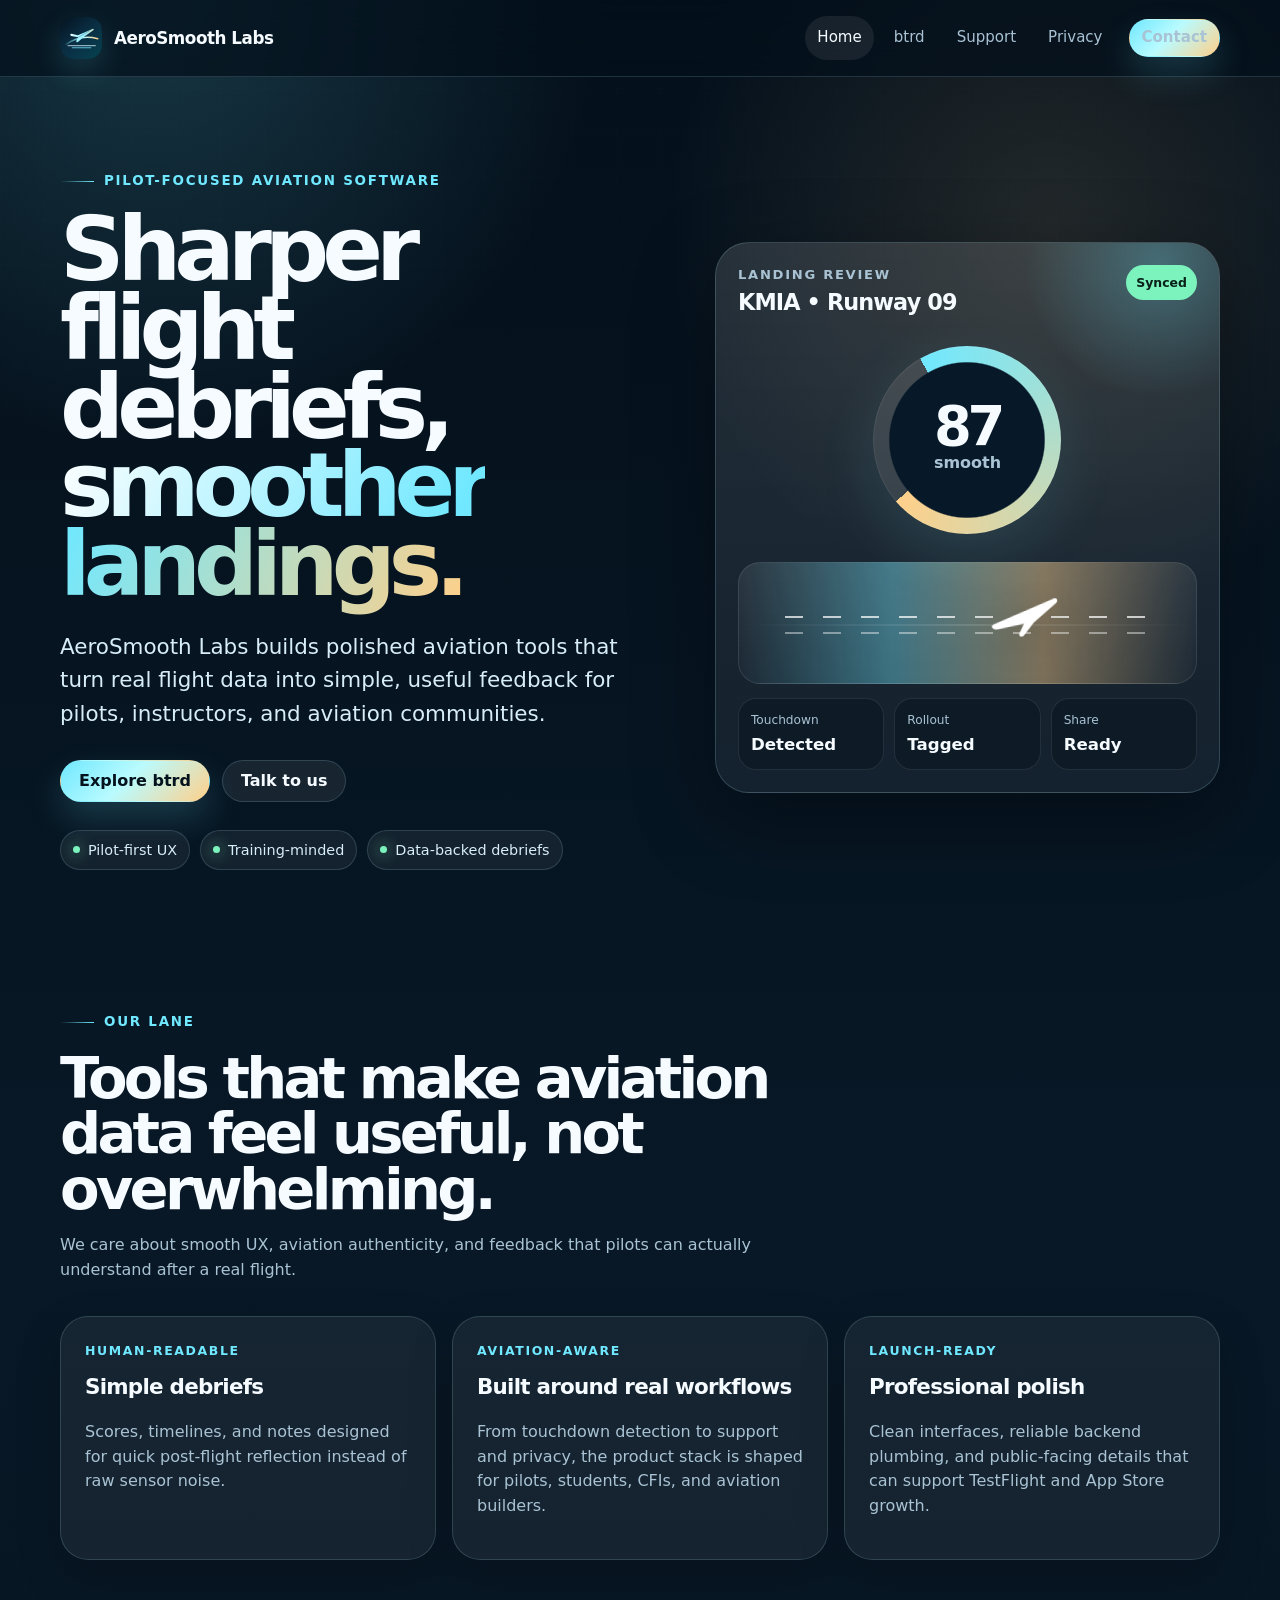
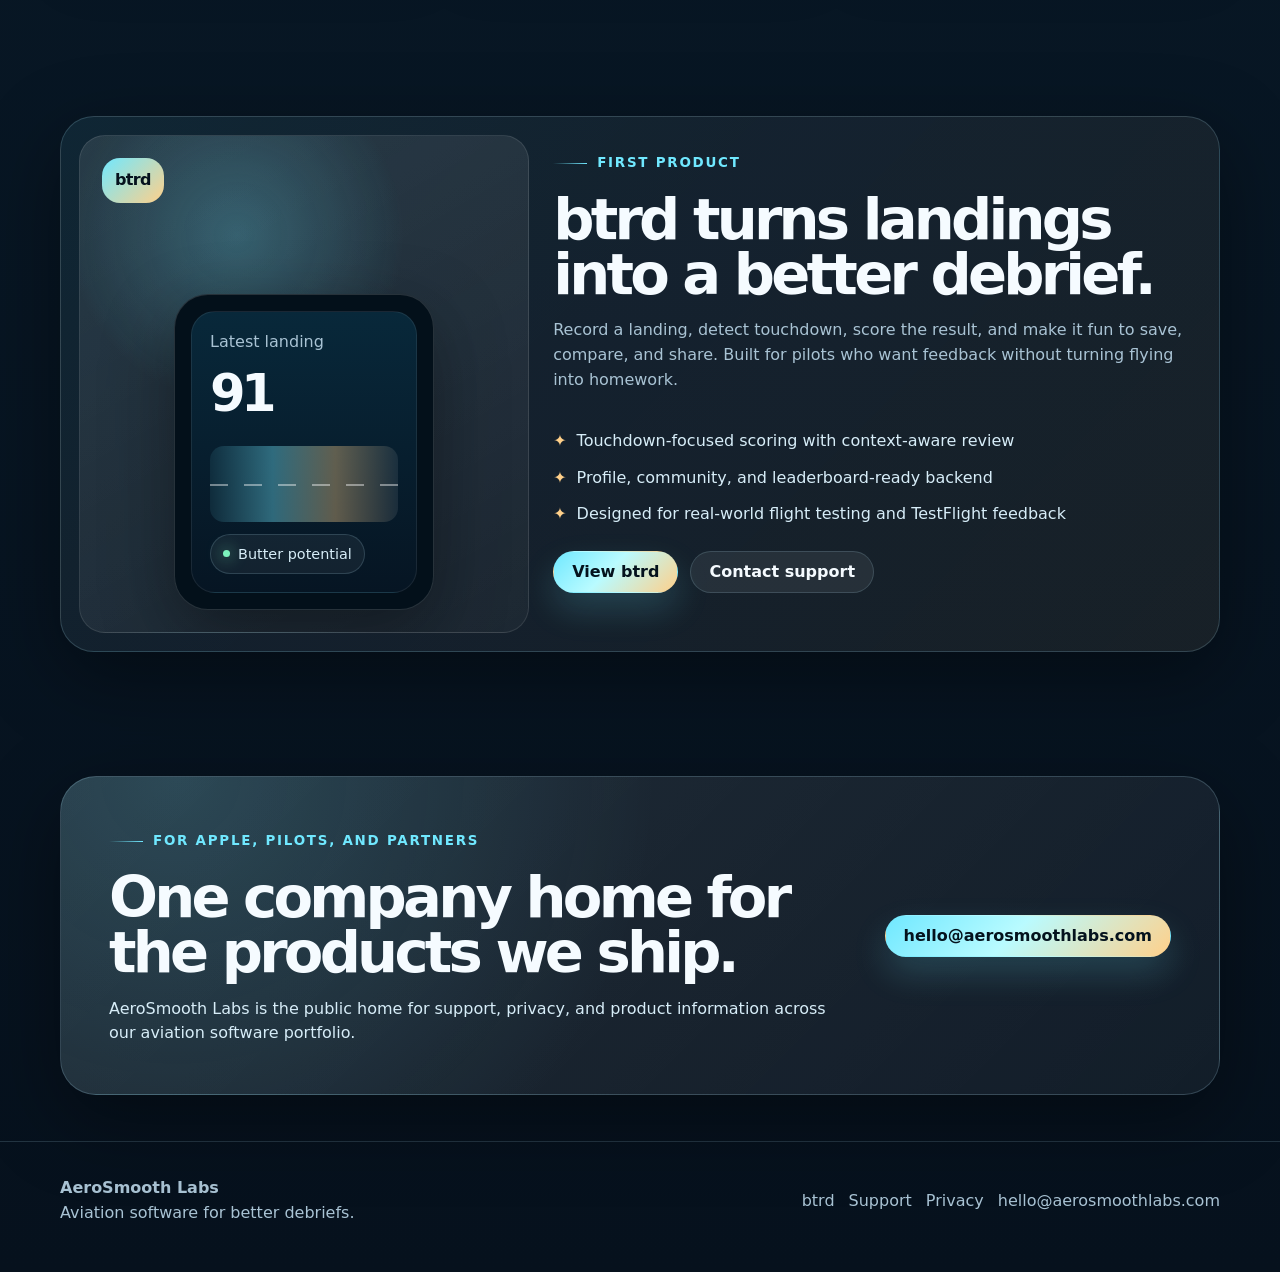
<file: index.html>
<!doctype html>
<html lang="en">
<head>
  <meta charset="utf-8">
  <meta name="viewport" content="width=device-width, initial-scale=1">
  <title>AeroSmooth Labs — Aviation software for better debriefs</title>
  <meta name="description" content="AeroSmooth Labs builds polished aviation software for pilots, instructors, and aviation communities, starting with btrd.">
  <meta property="og:title" content="AeroSmooth Labs — Aviation software for better debriefs">
  <meta property="og:description" content="AeroSmooth Labs builds polished aviation software for pilots, instructors, and aviation communities, starting with btrd.">
  <meta property="og:type" content="website">
  <meta property="og:url" content="https://aerosmoothlabs.com/">
  <meta name="theme-color" content="#06111d">
  <link rel="icon" href="assets/aerosmooth-mark.svg" type="image/svg+xml">
  <link rel="stylesheet" href="styles.css">
</head>
<body>
<header class="site-header">
  <div class="container nav">
    <a class="brand" href="index.html" aria-label="AeroSmooth Labs home">
      <img src="assets/aerosmooth-mark.svg" alt="" width="42" height="42">
      <span>AeroSmooth Labs</span>
    </a>
    <nav class="nav-links" aria-label="Main navigation">
      <a href="index.html" aria-current="page">Home</a>
      <a href="btrd.html" >btrd</a>
      <a href="support.html" >Support</a>
      <a href="privacy.html" >Privacy</a>
      <a class="btn btn-primary btn-small nav-cta" href="mailto:hello@aerosmoothlabs.com">Contact</a>
    </nav>
  </div>
</header>
<main>
  <section class="hero">
    <div class="container hero-grid">
      <div>
        <div class="eyebrow">Pilot-focused aviation software</div>
        <h1>Sharper flight debriefs, <span class="accent">smoother landings.</span></h1>
        <p class="lede">AeroSmooth Labs builds polished aviation tools that turn real flight data into simple, useful feedback for pilots, instructors, and aviation communities.</p>
        <div class="hero-actions">
          <a class="btn btn-primary" href="btrd.html">Explore btrd</a>
          <a class="btn btn-secondary" href="mailto:hello@aerosmoothlabs.com">Talk to us</a>
        </div>
        <div class="trust-row" aria-label="Company principles">
          <span class="pill">Pilot-first UX</span>
          <span class="pill">Training-minded</span>
          <span class="pill">Data-backed debriefs</span>
        </div>
      </div>

      <aside class="flight-card" aria-label="Sample landing review card">
        <div class="card-top">
          <div>
            <div class="card-label">Landing review</div>
            <div class="card-title">KMIA • Runway 09</div>
          </div>
          <div class="status">Synced</div>
        </div>
        <div class="score-ring"><div><strong>87</strong><span>smooth</span></div></div>
        <div class="runway">
          <svg class="plane-dot" viewBox="0 0 90 52" fill="none" xmlns="http://www.w3.org/2000/svg" aria-hidden="true">
            <path d="M4 28L86 4C89 3 91 7 88 10L56 32L41 47C38 50 33 47 36 43L43 32L9 35C2 36 -2 30 4 28Z" fill="url(#p)"/>
            <defs><linearGradient id="p" x1="0" x2="90" y1="16" y2="38"><stop stop-color="#fff"/><stop offset=".55" stop-color="#70E8FF"/><stop offset="1" stop-color="#FFD08A"/></linearGradient></defs>
          </svg>
        </div>
        <div class="metric-row">
          <div class="metric"><span>Touchdown</span><strong>Detected</strong></div>
          <div class="metric"><span>Rollout</span><strong>Tagged</strong></div>
          <div class="metric"><span>Share</span><strong>Ready</strong></div>
        </div>
      </aside>
    </div>
  </section>

  <section class="section" id="mission">
    <div class="container">
      <div class="section-head">
        <div class="eyebrow">Our lane</div>
        <h2>Tools that make aviation data feel useful, not overwhelming.</h2>
        <p class="muted">We care about smooth UX, aviation authenticity, and feedback that pilots can actually understand after a real flight.</p>
      </div>
      <div class="grid-3">
        <article class="card"><strong class="kicker">Human-readable</strong><h3>Simple debriefs</h3><p class="muted">Scores, timelines, and notes designed for quick post-flight reflection instead of raw sensor noise.</p></article>
        <article class="card"><strong class="kicker">Aviation-aware</strong><h3>Built around real workflows</h3><p class="muted">From touchdown detection to support and privacy, the product stack is shaped for pilots, students, CFIs, and aviation builders.</p></article>
        <article class="card"><strong class="kicker">Launch-ready</strong><h3>Professional polish</h3><p class="muted">Clean interfaces, reliable backend plumbing, and public-facing details that can support TestFlight and App Store growth.</p></article>
      </div>
    </div>
  </section>

  <section class="section" id="products">
    <div class="container">
      <div class="product-card">
        <div class="product-visual">
          <div class="app-chip">btrd</div>
          <div class="phone-card">
            <div class="phone-screen">
              <div class="muted">Latest landing</div>
              <div class="mini-score">91</div>
              <div class="trace"></div>
              <div class="pill">Butter potential</div>
            </div>
          </div>
        </div>
        <div class="product-copy">
          <div class="eyebrow">First product</div>
          <h2>btrd turns landings into a better debrief.</h2>
          <p class="muted">Record a landing, detect touchdown, score the result, and make it fun to save, compare, and share. Built for pilots who want feedback without turning flying into homework.</p>
          <ul class="feature-list">
            <li>Touchdown-focused scoring with context-aware review</li>
            <li>Profile, community, and leaderboard-ready backend</li>
            <li>Designed for real-world flight testing and TestFlight feedback</li>
          </ul>
          <div class="hero-actions">
            <a class="btn btn-primary" href="btrd.html">View btrd</a>
            <a class="btn btn-secondary" href="mailto:support@aerosmoothlabs.com">Contact support</a>
          </div>
        </div>
      </div>
    </div>
  </section>

  <section class="section section-tight">
    <div class="container cta-panel">
      <div>
        <div class="eyebrow">For Apple, pilots, and partners</div>
        <h2>One company home for the products we ship.</h2>
        <p>AeroSmooth Labs is the public home for support, privacy, and product information across our aviation software portfolio.</p>
      </div>
      <a class="btn btn-primary" href="mailto:hello@aerosmoothlabs.com">hello@aerosmoothlabs.com</a>
    </div>
  </section>
</main>

<footer class="site-footer">
  <div class="container footer-grid">
    <div>
      <strong>AeroSmooth Labs</strong><br>
      Aviation software for better debriefs.
    </div>
    <div class="footer-links">
      <a href="btrd.html">btrd</a>
      <a href="support.html">Support</a>
      <a href="privacy.html">Privacy</a>
      <a href="mailto:hello@aerosmoothlabs.com">hello@aerosmoothlabs.com</a>
    </div>
  </div>
</footer>
<script src="script.js"></script>
</body>
</html>
</file>
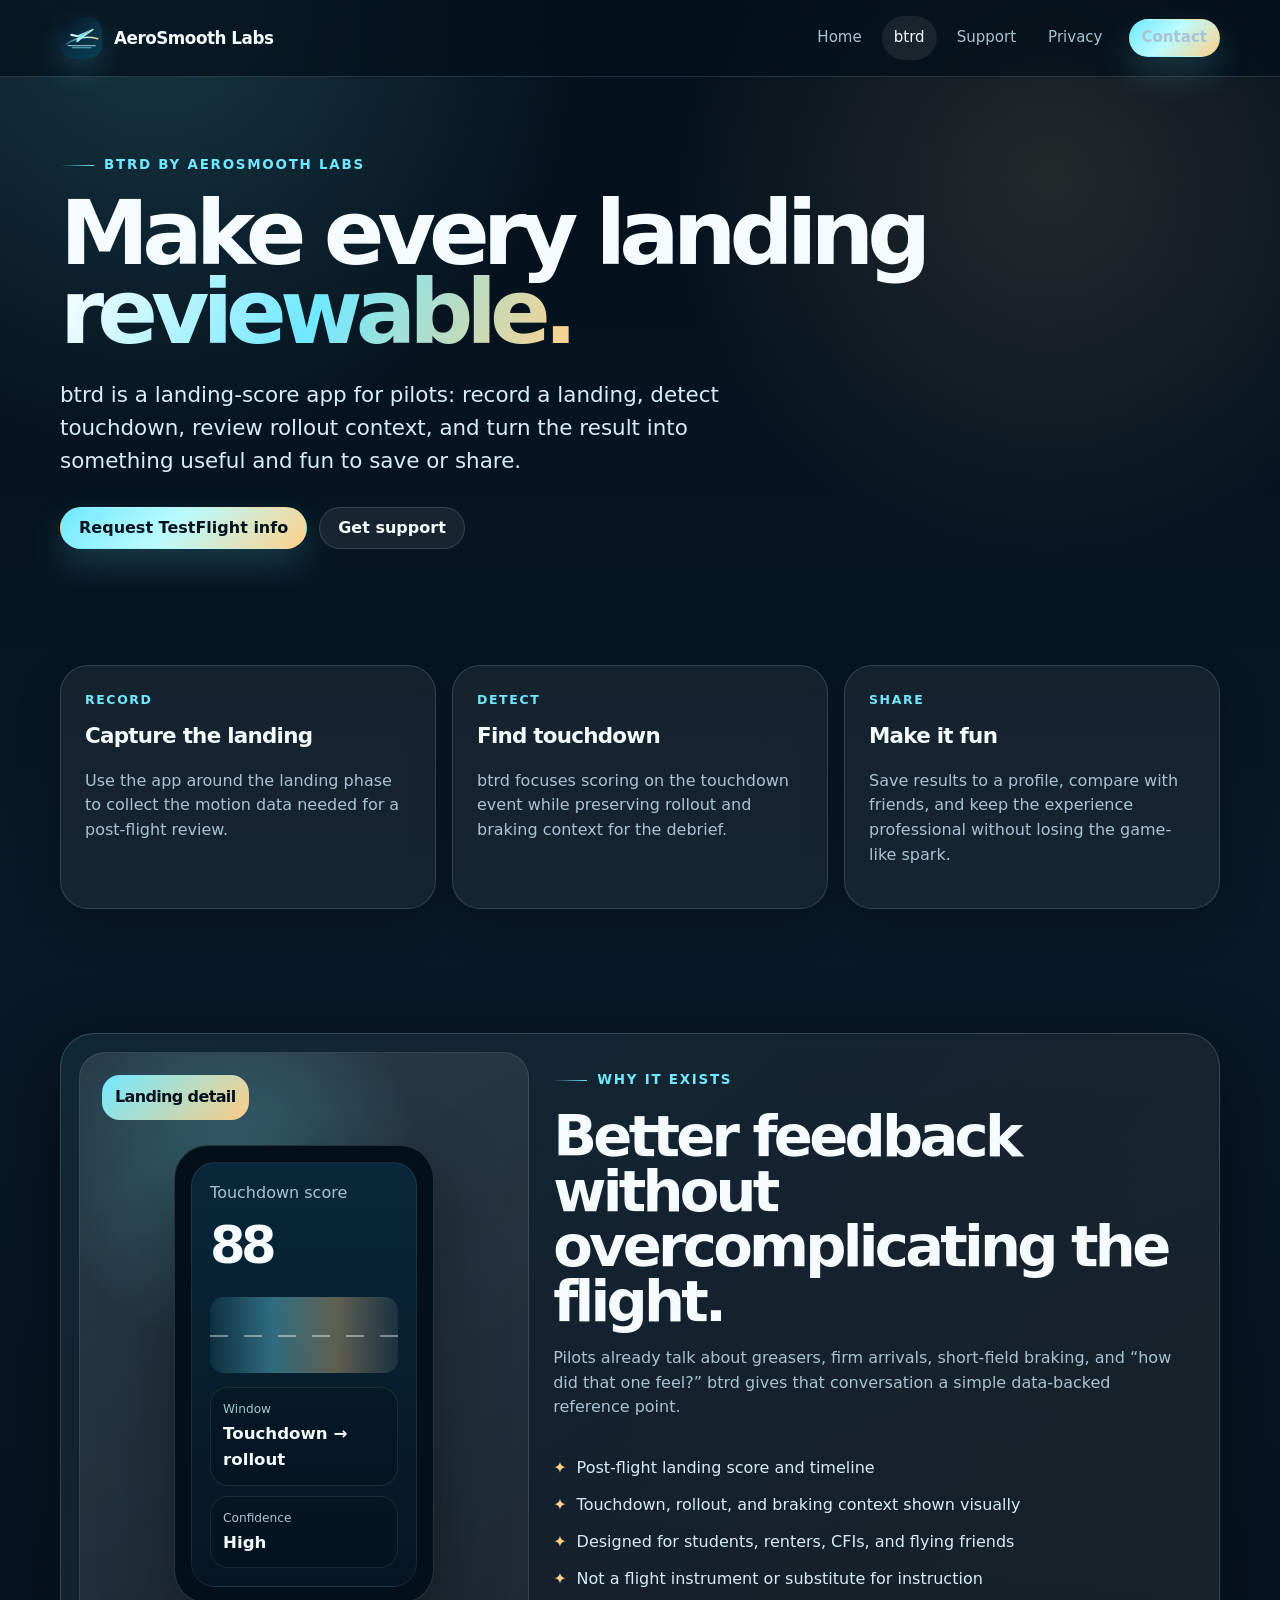
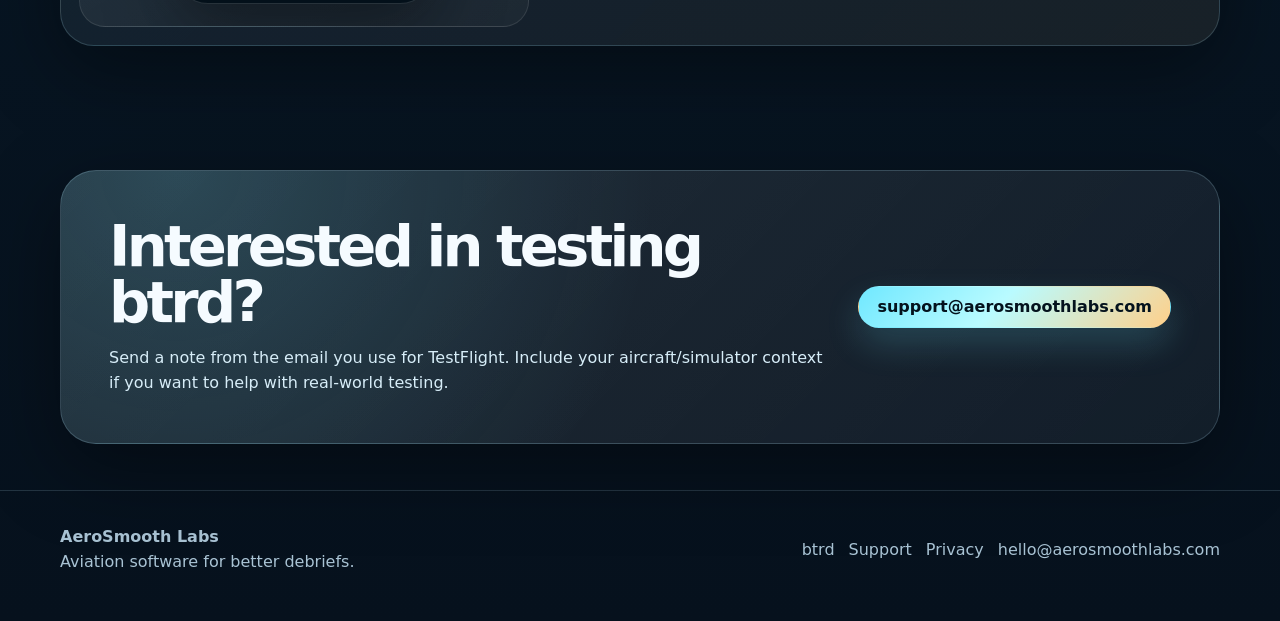
<file: btrd.html>
<!doctype html>
<html lang="en">
<head>
  <meta charset="utf-8">
  <meta name="viewport" content="width=device-width, initial-scale=1">
  <title>btrd — Landing review by AeroSmooth Labs</title>
  <meta name="description" content="btrd records and reviews landings with touchdown-focused scoring, rollout context, and pilot-friendly debriefs.">
  <meta property="og:title" content="btrd — Landing review by AeroSmooth Labs">
  <meta property="og:description" content="btrd records and reviews landings with touchdown-focused scoring, rollout context, and pilot-friendly debriefs.">
  <meta property="og:type" content="website">
  <meta property="og:url" content="https://aerosmoothlabs.com/">
  <meta name="theme-color" content="#06111d">
  <link rel="icon" href="assets/aerosmooth-mark.svg" type="image/svg+xml">
  <link rel="stylesheet" href="styles.css">
</head>
<body>
<header class="site-header">
  <div class="container nav">
    <a class="brand" href="index.html" aria-label="AeroSmooth Labs home">
      <img src="assets/aerosmooth-mark.svg" alt="" width="42" height="42">
      <span>AeroSmooth Labs</span>
    </a>
    <nav class="nav-links" aria-label="Main navigation">
      <a href="index.html" >Home</a>
      <a href="btrd.html" aria-current="page">btrd</a>
      <a href="support.html" >Support</a>
      <a href="privacy.html" >Privacy</a>
      <a class="btn btn-primary btn-small nav-cta" href="mailto:hello@aerosmoothlabs.com">Contact</a>
    </nav>
  </div>
</header>
<main>
  <section class="page-hero">
    <div class="container">
      <div class="eyebrow">btrd by AeroSmooth Labs</div>
      <h1>Make every landing <span class="accent">reviewable.</span></h1>
      <p class="lede">btrd is a landing-score app for pilots: record a landing, detect touchdown, review rollout context, and turn the result into something useful and fun to save or share.</p>
      <div class="hero-actions">
        <a class="btn btn-primary" href="mailto:support@aerosmoothlabs.com?subject=btrd%20TestFlight%20interest">Request TestFlight info</a>
        <a class="btn btn-secondary" href="support.html">Get support</a>
      </div>
    </div>
  </section>

  <section class="section section-tight">
    <div class="container grid-3">
      <article class="card"><strong class="kicker">Record</strong><h3>Capture the landing</h3><p class="muted">Use the app around the landing phase to collect the motion data needed for a post-flight review.</p></article>
      <article class="card"><strong class="kicker">Detect</strong><h3>Find touchdown</h3><p class="muted">btrd focuses scoring on the touchdown event while preserving rollout and braking context for the debrief.</p></article>
      <article class="card"><strong class="kicker">Share</strong><h3>Make it fun</h3><p class="muted">Save results to a profile, compare with friends, and keep the experience professional without losing the game-like spark.</p></article>
    </div>
  </section>

  <section class="section">
    <div class="container product-card">
      <div class="product-visual">
        <div class="app-chip">Landing detail</div>
        <div class="phone-card">
          <div class="phone-screen">
            <div class="muted">Touchdown score</div>
            <div class="mini-score">88</div>
            <div class="trace"></div>
            <div class="metric-row" style="grid-template-columns:1fr;">
              <div class="metric"><span>Window</span><strong>Touchdown → rollout</strong></div>
              <div class="metric"><span>Confidence</span><strong>High</strong></div>
            </div>
          </div>
        </div>
      </div>
      <div class="product-copy">
        <div class="eyebrow">Why it exists</div>
        <h2>Better feedback without overcomplicating the flight.</h2>
        <p class="muted">Pilots already talk about greasers, firm arrivals, short-field braking, and “how did that one feel?” btrd gives that conversation a simple data-backed reference point.</p>
        <ul class="feature-list">
          <li>Post-flight landing score and timeline</li>
          <li>Touchdown, rollout, and braking context shown visually</li>
          <li>Designed for students, renters, CFIs, and flying friends</li>
          <li>Not a flight instrument or substitute for instruction</li>
        </ul>
      </div>
    </div>
  </section>

  <section class="section section-tight">
    <div class="container cta-panel">
      <div>
        <h2>Interested in testing btrd?</h2>
        <p>Send a note from the email you use for TestFlight. Include your aircraft/simulator context if you want to help with real-world testing.</p>
      </div>
      <a class="btn btn-primary" href="mailto:support@aerosmoothlabs.com?subject=btrd%20TestFlight%20interest">support@aerosmoothlabs.com</a>
    </div>
  </section>
</main>

<footer class="site-footer">
  <div class="container footer-grid">
    <div>
      <strong>AeroSmooth Labs</strong><br>
      Aviation software for better debriefs.
    </div>
    <div class="footer-links">
      <a href="btrd.html">btrd</a>
      <a href="support.html">Support</a>
      <a href="privacy.html">Privacy</a>
      <a href="mailto:hello@aerosmoothlabs.com">hello@aerosmoothlabs.com</a>
    </div>
  </div>
</footer>
<script src="script.js"></script>
</body>
</html>
</file>
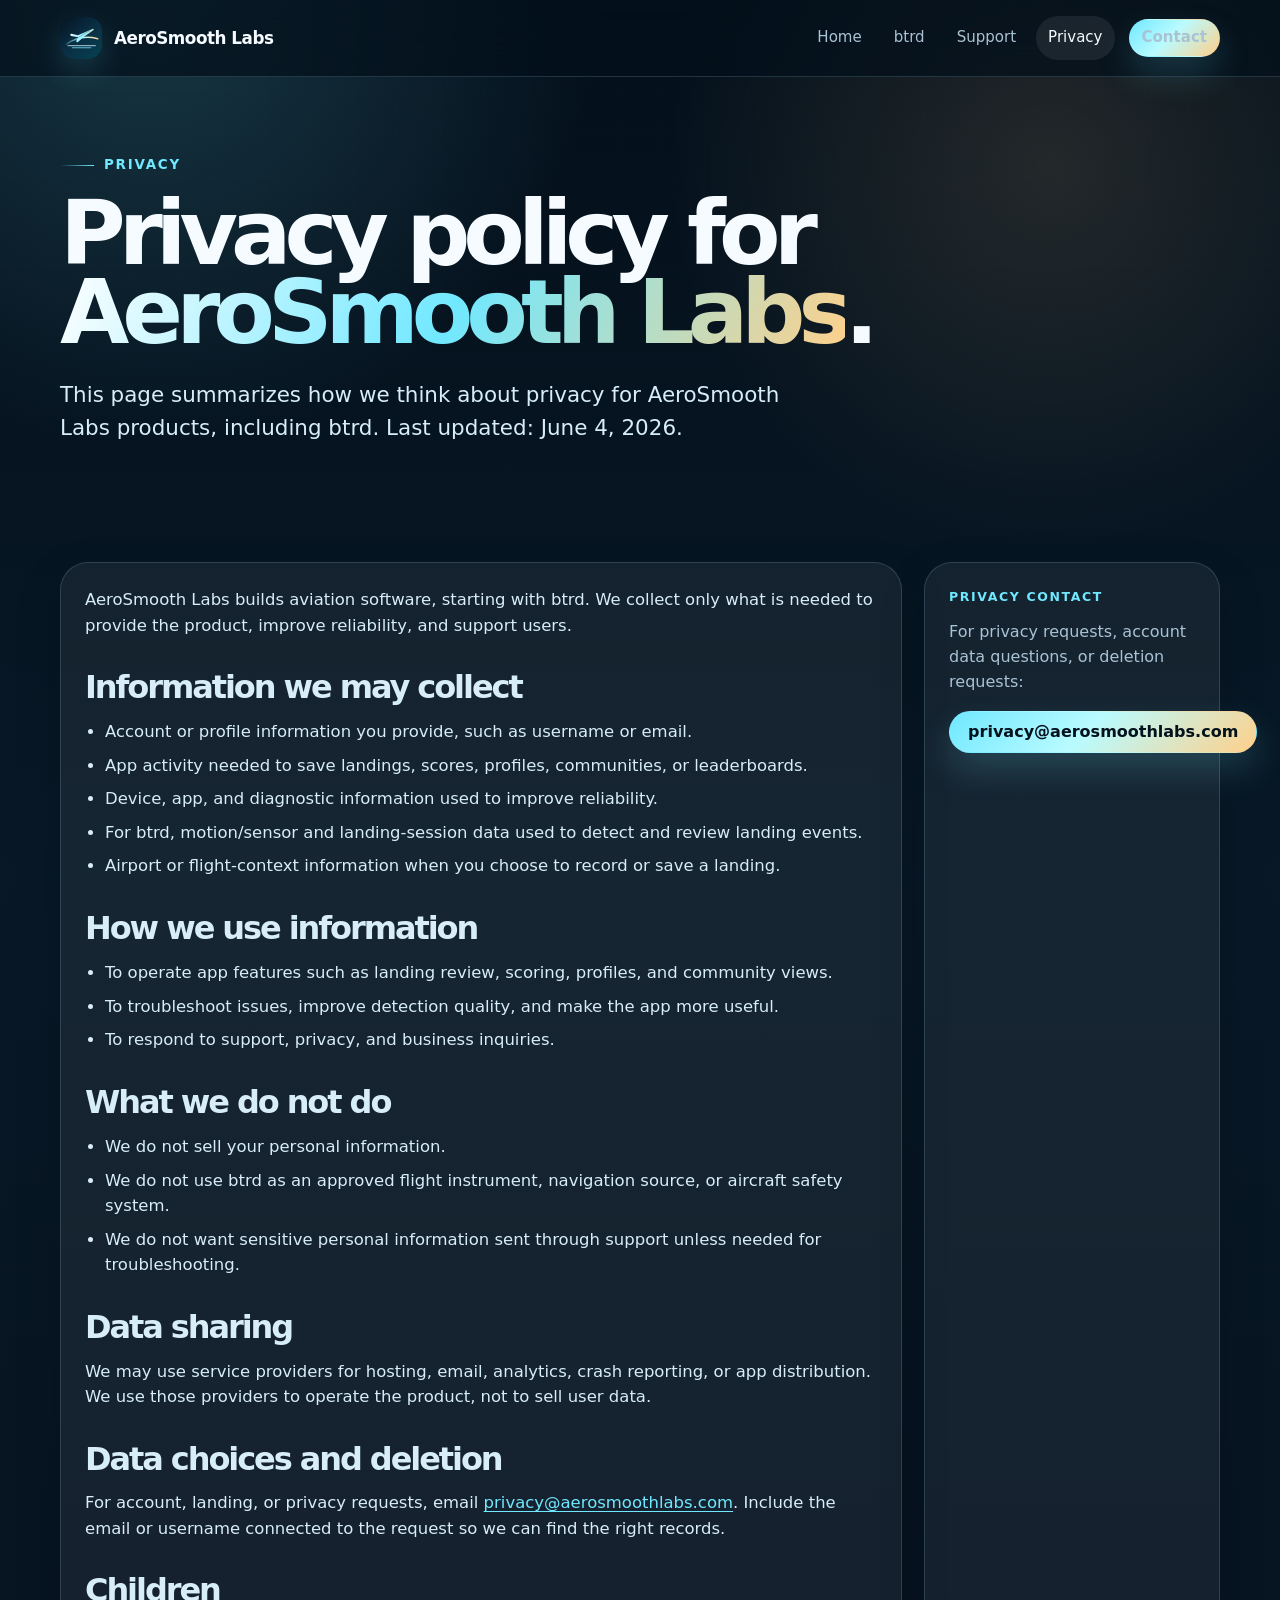
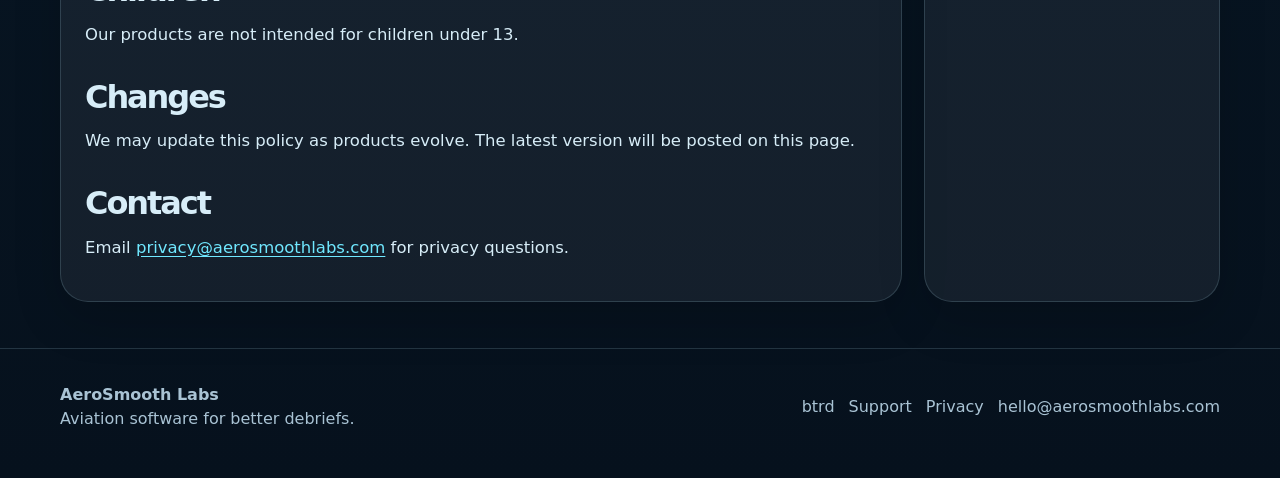
<file: privacy.html>
<!doctype html>
<html lang="en">
<head>
  <meta charset="utf-8">
  <meta name="viewport" content="width=device-width, initial-scale=1">
  <title>Privacy Policy — AeroSmooth Labs</title>
  <meta name="description" content="Privacy policy for AeroSmooth Labs and btrd, including contact information for privacy requests.">
  <meta property="og:title" content="Privacy Policy — AeroSmooth Labs">
  <meta property="og:description" content="Privacy policy for AeroSmooth Labs and btrd, including contact information for privacy requests.">
  <meta property="og:type" content="website">
  <meta property="og:url" content="https://aerosmoothlabs.com/">
  <meta name="theme-color" content="#06111d">
  <link rel="icon" href="assets/aerosmooth-mark.svg" type="image/svg+xml">
  <link rel="stylesheet" href="styles.css">
</head>
<body>
<header class="site-header">
  <div class="container nav">
    <a class="brand" href="index.html" aria-label="AeroSmooth Labs home">
      <img src="assets/aerosmooth-mark.svg" alt="" width="42" height="42">
      <span>AeroSmooth Labs</span>
    </a>
    <nav class="nav-links" aria-label="Main navigation">
      <a href="index.html" >Home</a>
      <a href="btrd.html" >btrd</a>
      <a href="support.html" >Support</a>
      <a href="privacy.html" aria-current="page">Privacy</a>
      <a class="btn btn-primary btn-small nav-cta" href="mailto:hello@aerosmoothlabs.com">Contact</a>
    </nav>
  </div>
</header>
<main>
  <section class="page-hero">
    <div class="container">
      <div class="eyebrow">Privacy</div>
      <h1>Privacy policy for <span class="accent">AeroSmooth Labs</span>.</h1>
      <p class="lede">This page summarizes how we think about privacy for AeroSmooth Labs products, including btrd. Last updated: June 4, 2026.</p>
    </div>
  </section>
  <section class="section section-tight">
    <div class="container page-grid">
      <article class="card prose">
        <p>AeroSmooth Labs builds aviation software, starting with btrd. We collect only what is needed to provide the product, improve reliability, and support users.</p>

        <h2>Information we may collect</h2>
        <ul>
          <li>Account or profile information you provide, such as username or email.</li>
          <li>App activity needed to save landings, scores, profiles, communities, or leaderboards.</li>
          <li>Device, app, and diagnostic information used to improve reliability.</li>
          <li>For btrd, motion/sensor and landing-session data used to detect and review landing events.</li>
          <li>Airport or flight-context information when you choose to record or save a landing.</li>
        </ul>

        <h2>How we use information</h2>
        <ul>
          <li>To operate app features such as landing review, scoring, profiles, and community views.</li>
          <li>To troubleshoot issues, improve detection quality, and make the app more useful.</li>
          <li>To respond to support, privacy, and business inquiries.</li>
        </ul>

        <h2>What we do not do</h2>
        <ul>
          <li>We do not sell your personal information.</li>
          <li>We do not use btrd as an approved flight instrument, navigation source, or aircraft safety system.</li>
          <li>We do not want sensitive personal information sent through support unless needed for troubleshooting.</li>
        </ul>

        <h2>Data sharing</h2>
        <p>We may use service providers for hosting, email, analytics, crash reporting, or app distribution. We use those providers to operate the product, not to sell user data.</p>

        <h2>Data choices and deletion</h2>
        <p>For account, landing, or privacy requests, email <a href="mailto:privacy@aerosmoothlabs.com">privacy@aerosmoothlabs.com</a>. Include the email or username connected to the request so we can find the right records.</p>

        <h2>Children</h2>
        <p>Our products are not intended for children under 13.</p>

        <h2>Changes</h2>
        <p>We may update this policy as products evolve. The latest version will be posted on this page.</p>

        <h2>Contact</h2>
        <p>Email <a href="mailto:privacy@aerosmoothlabs.com">privacy@aerosmoothlabs.com</a> for privacy questions.</p>
      </article>
      <aside class="card side-panel">
        <strong class="kicker">Privacy contact</strong>
        <p class="muted">For privacy requests, account data questions, or deletion requests:</p>
        <a class="btn btn-primary" href="mailto:privacy@aerosmoothlabs.com">privacy@aerosmoothlabs.com</a>
      </aside>
    </div>
  </section>
</main>

<footer class="site-footer">
  <div class="container footer-grid">
    <div>
      <strong>AeroSmooth Labs</strong><br>
      Aviation software for better debriefs.
    </div>
    <div class="footer-links">
      <a href="btrd.html">btrd</a>
      <a href="support.html">Support</a>
      <a href="privacy.html">Privacy</a>
      <a href="mailto:hello@aerosmoothlabs.com">hello@aerosmoothlabs.com</a>
    </div>
  </div>
</footer>
<script src="script.js"></script>
</body>
</html>
</file>
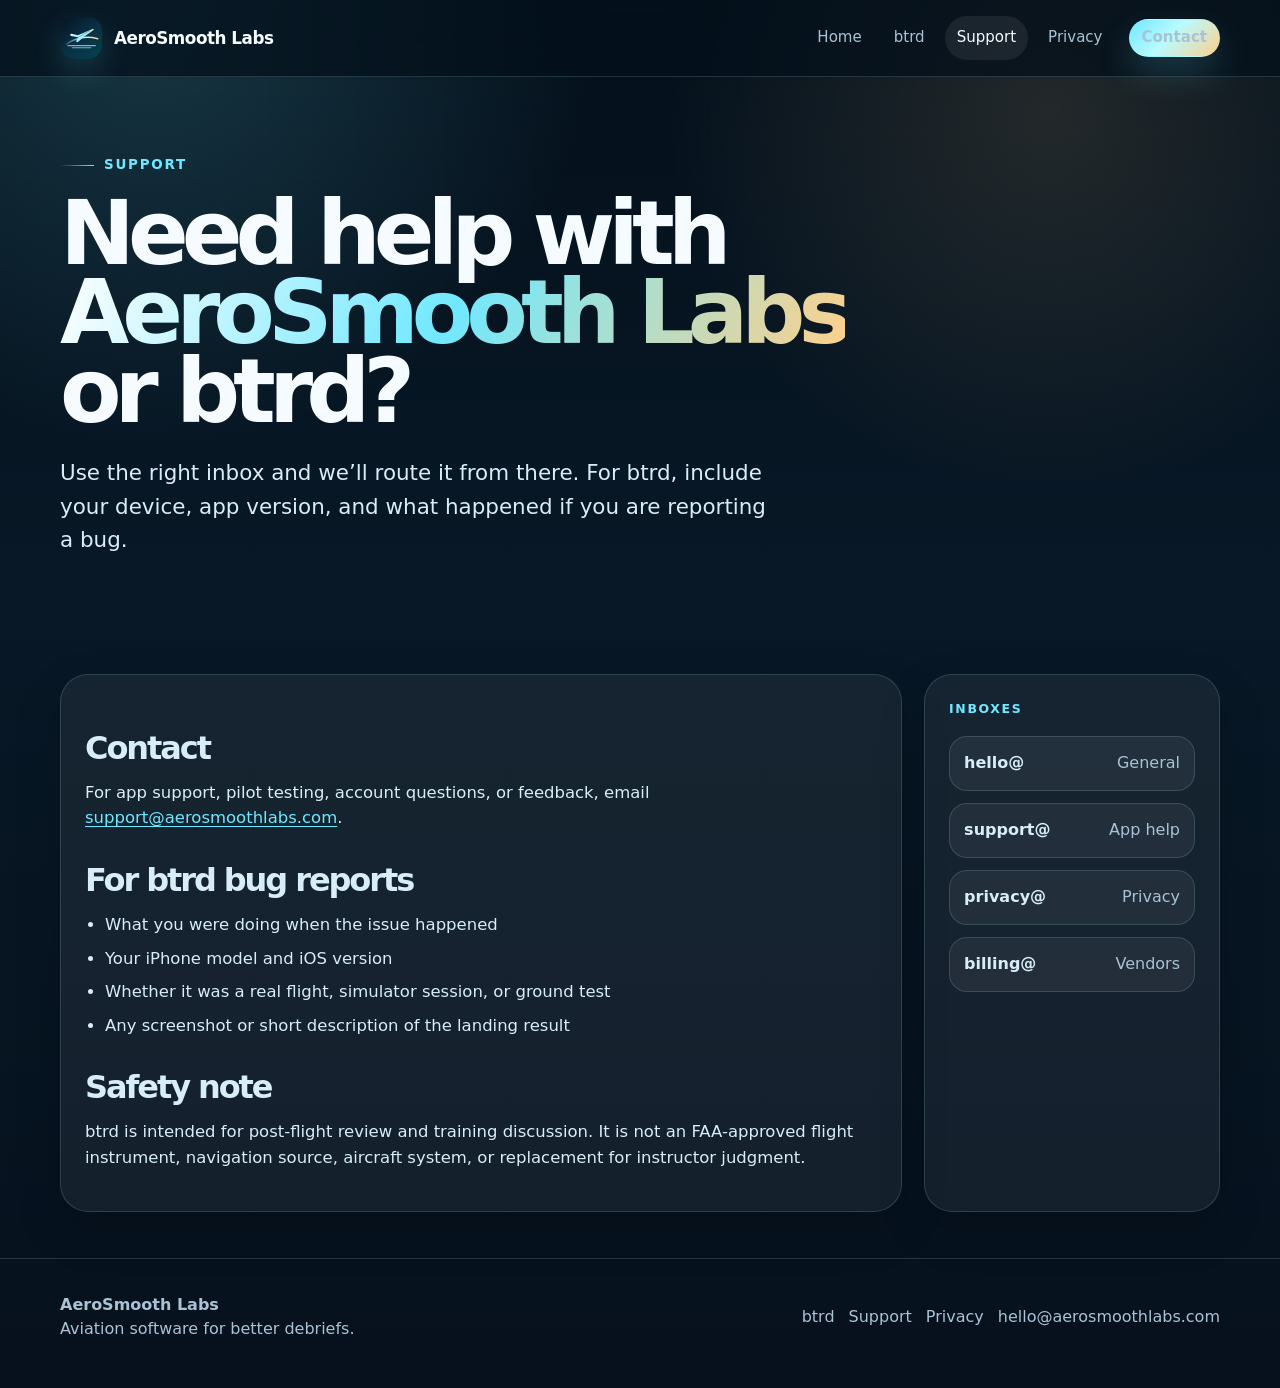
<file: support.html>
<!doctype html>
<html lang="en">
<head>
  <meta charset="utf-8">
  <meta name="viewport" content="width=device-width, initial-scale=1">
  <title>Support — AeroSmooth Labs</title>
  <meta name="description" content="Contact AeroSmooth Labs support for btrd help, feedback, privacy requests, and business inquiries.">
  <meta property="og:title" content="Support — AeroSmooth Labs">
  <meta property="og:description" content="Contact AeroSmooth Labs support for btrd help, feedback, privacy requests, and business inquiries.">
  <meta property="og:type" content="website">
  <meta property="og:url" content="https://aerosmoothlabs.com/">
  <meta name="theme-color" content="#06111d">
  <link rel="icon" href="assets/aerosmooth-mark.svg" type="image/svg+xml">
  <link rel="stylesheet" href="styles.css">
</head>
<body>
<header class="site-header">
  <div class="container nav">
    <a class="brand" href="index.html" aria-label="AeroSmooth Labs home">
      <img src="assets/aerosmooth-mark.svg" alt="" width="42" height="42">
      <span>AeroSmooth Labs</span>
    </a>
    <nav class="nav-links" aria-label="Main navigation">
      <a href="index.html" >Home</a>
      <a href="btrd.html" >btrd</a>
      <a href="support.html" aria-current="page">Support</a>
      <a href="privacy.html" >Privacy</a>
      <a class="btn btn-primary btn-small nav-cta" href="mailto:hello@aerosmoothlabs.com">Contact</a>
    </nav>
  </div>
</header>
<main>
  <section class="page-hero">
    <div class="container">
      <div class="eyebrow">Support</div>
      <h1>Need help with <span class="accent">AeroSmooth Labs</span> or btrd?</h1>
      <p class="lede">Use the right inbox and we’ll route it from there. For btrd, include your device, app version, and what happened if you are reporting a bug.</p>
    </div>
  </section>
  <section class="section section-tight">
    <div class="container page-grid">
      <article class="card prose">
        <h2>Contact</h2>
        <p>For app support, pilot testing, account questions, or feedback, email <a href="mailto:support@aerosmoothlabs.com">support@aerosmoothlabs.com</a>.</p>
        <h2>For btrd bug reports</h2>
        <ul>
          <li>What you were doing when the issue happened</li>
          <li>Your iPhone model and iOS version</li>
          <li>Whether it was a real flight, simulator session, or ground test</li>
          <li>Any screenshot or short description of the landing result</li>
        </ul>
        <h2>Safety note</h2>
        <p>btrd is intended for post-flight review and training discussion. It is not an FAA-approved flight instrument, navigation source, aircraft system, or replacement for instructor judgment.</p>
      </article>
      <aside class="card side-panel">
        <strong class="kicker">Inboxes</strong>
        <div class="contact-list">
          <a class="contact-link" href="mailto:hello@aerosmoothlabs.com"><strong>hello@</strong><span>General</span></a>
          <a class="contact-link" href="mailto:support@aerosmoothlabs.com"><strong>support@</strong><span>App help</span></a>
          <a class="contact-link" href="mailto:privacy@aerosmoothlabs.com"><strong>privacy@</strong><span>Privacy</span></a>
          <a class="contact-link" href="mailto:billing@aerosmoothlabs.com"><strong>billing@</strong><span>Vendors</span></a>
        </div>
      </aside>
    </div>
  </section>
</main>

<footer class="site-footer">
  <div class="container footer-grid">
    <div>
      <strong>AeroSmooth Labs</strong><br>
      Aviation software for better debriefs.
    </div>
    <div class="footer-links">
      <a href="btrd.html">btrd</a>
      <a href="support.html">Support</a>
      <a href="privacy.html">Privacy</a>
      <a href="mailto:hello@aerosmoothlabs.com">hello@aerosmoothlabs.com</a>
    </div>
  </div>
</footer>
<script src="script.js"></script>
</body>
</html>
</file>
<file: styles.css>
:root {
  --bg: #06111d;
  --bg-2: #081b2b;
  --panel: rgba(255, 255, 255, 0.075);
  --panel-strong: rgba(255, 255, 255, 0.12);
  --line: rgba(185, 235, 255, 0.16);
  --text: #f5fbff;
  --muted: #a9c3d4;
  --soft: #d7edf8;
  --cyan: #70e8ff;
  --cyan-2: #3bbbd4;
  --gold: #ffd08a;
  --green: #7cf2bd;
  --red: #ff8d8d;
  --shadow: 0 24px 80px rgba(0, 0, 0, 0.38);
  --radius: 28px;
  --max: 1160px;
  font-synthesis-weight: none;
  text-rendering: optimizeLegibility;
}

* { box-sizing: border-box; }
html { scroll-behavior: smooth; }
body {
  margin: 0;
  min-height: 100vh;
  background:
    radial-gradient(circle at 12% 0%, rgba(112, 232, 255, 0.18), transparent 28rem),
    radial-gradient(circle at 82% 8%, rgba(255, 208, 138, 0.12), transparent 24rem),
    linear-gradient(180deg, #04101b 0%, #081826 42%, #06111d 100%);
  color: var(--text);
  font-family: Inter, ui-sans-serif, system-ui, -apple-system, BlinkMacSystemFont, "Segoe UI", sans-serif;
  line-height: 1.55;
  overflow-x: hidden;
}
body::before {
  content: "";
  position: fixed;
  inset: 0;
  pointer-events: none;
  opacity: 0.34;
  background-image:
    linear-gradient(rgba(255,255,255,.035) 1px, transparent 1px),
    linear-gradient(90deg, rgba(255,255,255,.035) 1px, transparent 1px);
  background-size: 44px 44px;
  mask-image: linear-gradient(to bottom, black, transparent 82%);
}

a { color: inherit; text-decoration: none; }
p, h1, h2, h3 { margin-top: 0; }
img, svg { display: block; max-width: 100%; }

.container { width: min(var(--max), calc(100% - 40px)); margin: 0 auto; }
.site-header {
  position: sticky;
  top: 0;
  z-index: 20;
  backdrop-filter: blur(18px);
  background: rgba(4, 16, 27, 0.72);
  border-bottom: 1px solid var(--line);
}
.nav {
  height: 76px;
  display: flex;
  align-items: center;
  justify-content: space-between;
  gap: 24px;
}
.brand { display: inline-flex; align-items: center; gap: 12px; font-weight: 760; letter-spacing: -0.03em; }
.brand img { width: 42px; height: 42px; border-radius: 14px; box-shadow: 0 12px 30px rgba(112,232,255,.16); }
.brand span { font-size: 1.05rem; }
.nav-links { display: flex; align-items: center; gap: 8px; }
.nav-links a {
  color: var(--muted);
  font-size: .94rem;
  padding: 10px 12px;
  border-radius: 999px;
  transition: color .2s ease, background .2s ease;
}
.nav-links a:hover, .nav-links a[aria-current="page"] { color: var(--text); background: rgba(255,255,255,.075); }
.nav-cta { margin-left: 6px; }

.btn {
  display: inline-flex;
  align-items: center;
  justify-content: center;
  gap: 10px;
  border: 1px solid transparent;
  border-radius: 999px;
  padding: 12px 18px;
  font-weight: 720;
  line-height: 1;
  transition: transform .2s ease, border-color .2s ease, background .2s ease, box-shadow .2s ease;
}
.btn:hover { transform: translateY(-1px); }
.btn-primary {
  color: #04121d;
  background: linear-gradient(135deg, var(--cyan), #b9fbff 45%, var(--gold));
  box-shadow: 0 16px 34px rgba(112, 232, 255, .18);
}
.btn-secondary {
  color: var(--text);
  background: rgba(255,255,255,.07);
  border-color: var(--line);
}
.btn-secondary:hover { background: rgba(255,255,255,.11); }
.btn-small { padding: 10px 14px; font-size: .92rem; }

.hero {
  position: relative;
  padding: 88px 0 58px;
}
.hero-grid {
  display: grid;
  grid-template-columns: minmax(0, 1.02fr) minmax(340px, .86fr);
  gap: 56px;
  align-items: center;
}
.eyebrow {
  display: inline-flex;
  align-items: center;
  gap: 10px;
  color: var(--cyan);
  font-size: .84rem;
  font-weight: 780;
  letter-spacing: .13em;
  text-transform: uppercase;
  margin-bottom: 18px;
}
.eyebrow::before { content: ""; width: 34px; height: 1px; background: linear-gradient(90deg, transparent, var(--cyan)); }
h1 {
  font-size: clamp(3.1rem, 7vw, 6.8rem);
  line-height: .88;
  letter-spacing: -0.078em;
  margin-bottom: 26px;
}
.hero h1 .accent, .page-hero h1 .accent { color: transparent; background: linear-gradient(115deg, #fff, var(--cyan) 50%, var(--gold)); -webkit-background-clip: text; background-clip: text; }
.lede {
  color: var(--soft);
  max-width: 720px;
  font-size: clamp(1.12rem, 2vw, 1.34rem);
  margin-bottom: 30px;
}
.hero-actions { display: flex; flex-wrap: wrap; gap: 12px; margin-bottom: 28px; }
.trust-row { display: flex; flex-wrap: wrap; gap: 10px; }
.pill {
  display: inline-flex;
  align-items: center;
  gap: 8px;
  color: var(--soft);
  font-size: .9rem;
  border: 1px solid var(--line);
  background: rgba(255,255,255,.055);
  border-radius: 999px;
  padding: 8px 12px;
}
.pill::before { content: ""; width: 7px; height: 7px; border-radius: 50%; background: var(--green); box-shadow: 0 0 16px var(--green); }

.flight-card {
  position: relative;
  border: 1px solid rgba(185,235,255,.18);
  background: linear-gradient(180deg, rgba(255,255,255,.12), rgba(255,255,255,.055));
  border-radius: 34px;
  padding: 22px;
  box-shadow: var(--shadow);
  overflow: hidden;
}
.flight-card::before {
  content: "";
  position: absolute;
  inset: -120px -80px auto auto;
  width: 280px;
  height: 280px;
  border-radius: 50%;
  background: radial-gradient(circle, rgba(112,232,255,.28), transparent 68%);
}
.card-top { display: flex; justify-content: space-between; align-items: flex-start; gap: 16px; margin-bottom: 26px; position: relative; }
.card-label { color: var(--muted); font-size: .82rem; letter-spacing: .13em; text-transform: uppercase; font-weight: 760; }
.card-title { font-size: 1.4rem; font-weight: 820; letter-spacing: -.04em; }
.status { color: #082018; background: var(--green); border-radius: 999px; padding: 8px 10px; font-size: .78rem; font-weight: 800; }
.score-ring {
  width: 188px;
  height: 188px;
  margin: 8px auto 28px;
  border-radius: 50%;
  display: grid;
  place-items: center;
  background:
    radial-gradient(circle at center, #071929 0 58%, transparent 59%),
    conic-gradient(from -30deg, var(--cyan), var(--gold) 72%, rgba(255,255,255,.11) 72% 100%);
  box-shadow: inset 0 0 0 1px rgba(255,255,255,.08), 0 20px 60px rgba(112,232,255,.12);
}
.score-ring strong { display: block; text-align: center; font-size: 3.4rem; line-height: .88; letter-spacing: -.08em; }
.score-ring span { color: var(--muted); display: block; text-align: center; font-weight: 720; }
.runway {
  height: 122px;
  border-radius: 22px;
  background:
    linear-gradient(90deg, transparent, rgba(255,255,255,.12), transparent) 0 52% / 100% 2px no-repeat,
    linear-gradient(90deg, rgba(112,232,255,.0), rgba(112,232,255,.38), rgba(255,208,138,.42), transparent),
    linear-gradient(180deg, rgba(255,255,255,.08), rgba(255,255,255,.02));
  border: 1px solid rgba(255,255,255,.1);
  position: relative;
  overflow: hidden;
}
.runway::before, .runway::after {
  content: "";
  position: absolute;
  left: 10%;
  right: 10%;
  height: 2px;
  background: repeating-linear-gradient(90deg, rgba(255,255,255,.72) 0 18px, transparent 18px 38px);
}
.runway::before { top: 44%; }
.runway::after { top: 58%; opacity: .58; }
.plane-dot { position: absolute; left: 55%; top: 30%; width: 70px; height: 40px; transform: rotate(-7deg); filter: drop-shadow(0 10px 20px rgba(0,0,0,.24)); }
.metric-row { display: grid; grid-template-columns: repeat(3, 1fr); gap: 10px; margin-top: 14px; }
.metric { border: 1px solid rgba(255,255,255,.09); background: rgba(4,16,27,.38); border-radius: 18px; padding: 12px; }
.metric span { display: block; color: var(--muted); font-size: .76rem; }
.metric strong { display: block; margin-top: 2px; font-size: 1.04rem; }

.section { padding: 78px 0; position: relative; }
.section-tight { padding: 46px 0; }
.section-head { max-width: 760px; margin-bottom: 34px; }
h2 { font-size: clamp(2.2rem, 4.5vw, 4rem); line-height: .96; letter-spacing: -.065em; margin-bottom: 16px; }
h3 { font-size: 1.34rem; line-height: 1.1; letter-spacing: -.035em; }
.muted { color: var(--muted); }
.grid-3 { display: grid; grid-template-columns: repeat(3, 1fr); gap: 16px; }
.grid-2 { display: grid; grid-template-columns: repeat(2, 1fr); gap: 18px; }
.card {
  border: 1px solid var(--line);
  background: rgba(255,255,255,.06);
  border-radius: var(--radius);
  padding: 24px;
  min-height: 100%;
  box-shadow: 0 18px 48px rgba(0,0,0,.16);
}
.card strong.kicker { color: var(--cyan); display: block; font-size: .78rem; letter-spacing: .13em; text-transform: uppercase; margin-bottom: 14px; }
.product-card {
  display: grid;
  grid-template-columns: minmax(0, .82fr) minmax(0, 1.18fr);
  gap: 24px;
  align-items: stretch;
  border: 1px solid rgba(185,235,255,.18);
  border-radius: 34px;
  padding: 18px;
  background: linear-gradient(135deg, rgba(112,232,255,.08), rgba(255,255,255,.055) 45%, rgba(255,208,138,.07));
  box-shadow: var(--shadow);
}
.product-visual { min-height: 320px; border-radius: 26px; background: radial-gradient(circle at 35% 20%, rgba(112,232,255,.24), transparent 34%), linear-gradient(150deg, rgba(255,255,255,.1), rgba(255,255,255,.035)); border: 1px solid rgba(255,255,255,.1); padding: 22px; display: flex; flex-direction: column; justify-content: space-between; overflow: hidden; }
.app-chip { align-self: flex-start; color: #06111d; background: linear-gradient(135deg, var(--cyan), var(--gold)); font-weight: 860; letter-spacing: -.04em; border-radius: 18px; padding: 10px 13px; }
.phone-card { align-self: center; width: min(260px, 86%); border-radius: 34px; padding: 16px; background: #03101a; border: 1px solid rgba(255,255,255,.14); box-shadow: 0 24px 70px rgba(0,0,0,.38); }
.phone-screen { border-radius: 24px; padding: 18px; background: linear-gradient(180deg, #08283a, #061523); border: 1px solid rgba(255,255,255,.08); }
.phone-screen .mini-score { font-size: 3.2rem; font-weight: 880; letter-spacing: -.09em; }
.trace { height: 76px; margin: 12px 0; border-radius: 14px; background: linear-gradient(90deg, rgba(112,232,255,.08), rgba(112,232,255,.38), rgba(255,208,138,.36), rgba(255,255,255,.08)); position: relative; overflow: hidden; }
.trace::after { content: ""; position: absolute; inset: 50% 0 auto; height: 2px; background: repeating-linear-gradient(90deg, #fff 0 18px, transparent 18px 34px); opacity: .42; }
.product-copy { padding: 18px 14px 12px 0; display: flex; flex-direction: column; justify-content: center; }
.feature-list { display: grid; gap: 12px; margin: 20px 0 24px; padding: 0; list-style: none; }
.feature-list li { color: var(--soft); display: flex; gap: 10px; }
.feature-list li::before { content: "✦"; color: var(--gold); }

.page-hero { padding: 72px 0 42px; }
.page-hero h1 { max-width: 900px; }
.page-grid { display: grid; grid-template-columns: minmax(0, .74fr) minmax(280px, .26fr); gap: 22px; align-items: start; }
.prose { color: var(--soft); font-size: 1.03rem; }
.prose h2 { font-size: 2rem; margin-top: 34px; }
.prose h3 { margin-top: 24px; }
.prose a { color: var(--cyan); text-decoration: underline; text-underline-offset: 3px; }
.prose ul { padding-left: 1.25rem; }
.prose li { margin-bottom: 8px; }
.side-panel { position: sticky; top: 96px; }
.contact-list { display: grid; gap: 12px; margin-top: 18px; }
.contact-link { display: flex; justify-content: space-between; gap: 14px; border: 1px solid var(--line); background: rgba(255,255,255,.055); border-radius: 18px; padding: 14px; color: var(--soft); }
.contact-link span { color: var(--muted); }

.cta-panel {
  border: 1px solid rgba(185,235,255,.2);
  border-radius: 36px;
  padding: clamp(26px, 5vw, 48px);
  background:
    radial-gradient(circle at 10% 0%, rgba(112,232,255,.16), transparent 30rem),
    linear-gradient(135deg, rgba(255,255,255,.105), rgba(255,255,255,.052));
  display: grid;
  grid-template-columns: minmax(0, 1fr) auto;
  gap: 24px;
  align-items: center;
  box-shadow: var(--shadow);
}
.cta-panel p { color: var(--soft); margin-bottom: 0; max-width: 720px; }

.site-footer { border-top: 1px solid var(--line); padding: 34px 0 46px; color: var(--muted); }
.footer-grid { display: flex; justify-content: space-between; gap: 24px; align-items: center; }
.footer-links { display: flex; flex-wrap: wrap; gap: 14px; }
.footer-links a:hover { color: var(--text); }

@media (max-width: 920px) {
  .hero-grid, .product-card, .page-grid, .cta-panel { grid-template-columns: 1fr; }
  .product-copy { padding: 8px; }
  .grid-3 { grid-template-columns: 1fr; }
  .grid-2 { grid-template-columns: 1fr; }
  .side-panel { position: static; }
  .nav { height: auto; padding: 16px 0; align-items: flex-start; }
  .nav-links { flex-wrap: wrap; justify-content: flex-end; }
}
@media (max-width: 650px) {
  .container { width: min(100% - 28px, var(--max)); }
  .nav { display: grid; gap: 14px; }
  .nav-links { justify-content: flex-start; }
  .nav-links a { padding: 8px 9px; font-size: .88rem; }
  .nav-cta { display: none; }
  .hero { padding-top: 54px; }
  h1 { font-size: clamp(3rem, 16vw, 4.6rem); }
  .metric-row { grid-template-columns: 1fr; }
  .flight-card { border-radius: 26px; padding: 16px; }
  .score-ring { width: 158px; height: 158px; }
  .footer-grid { display: grid; }
}
</file>
